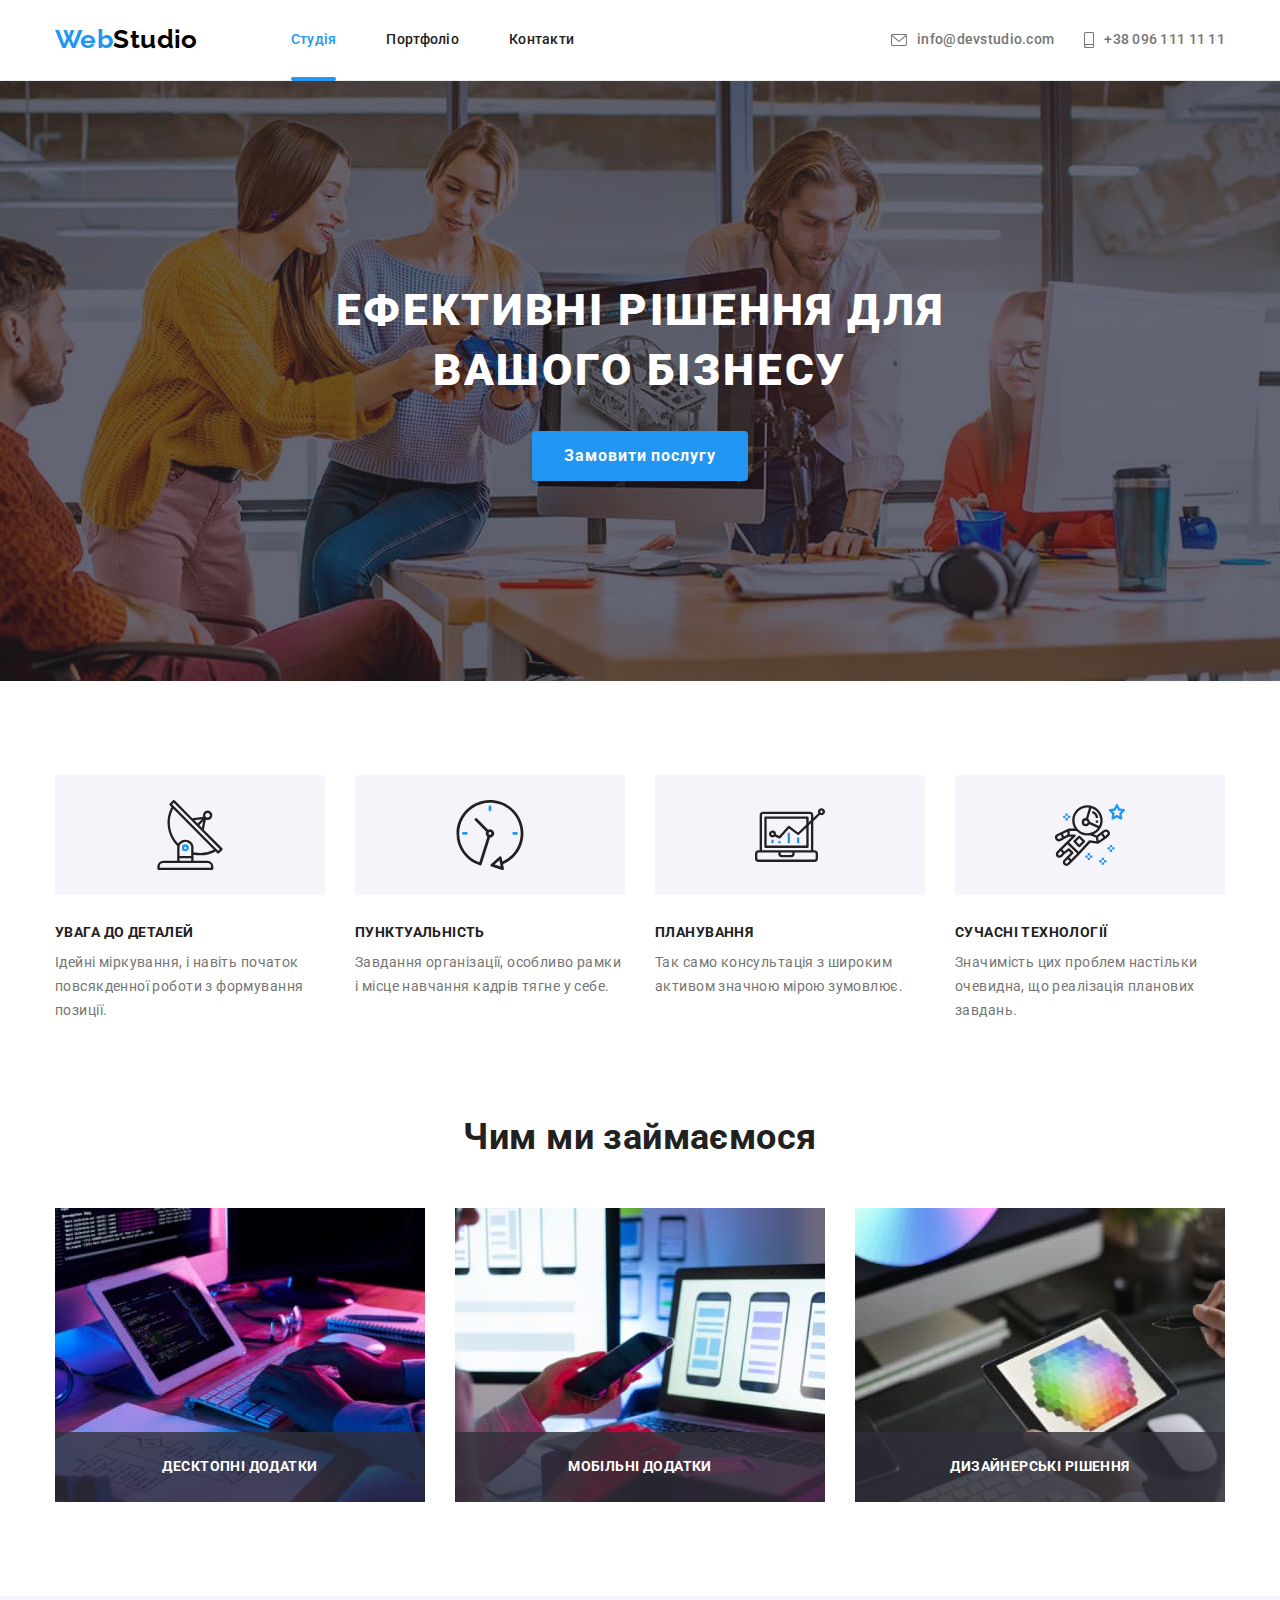
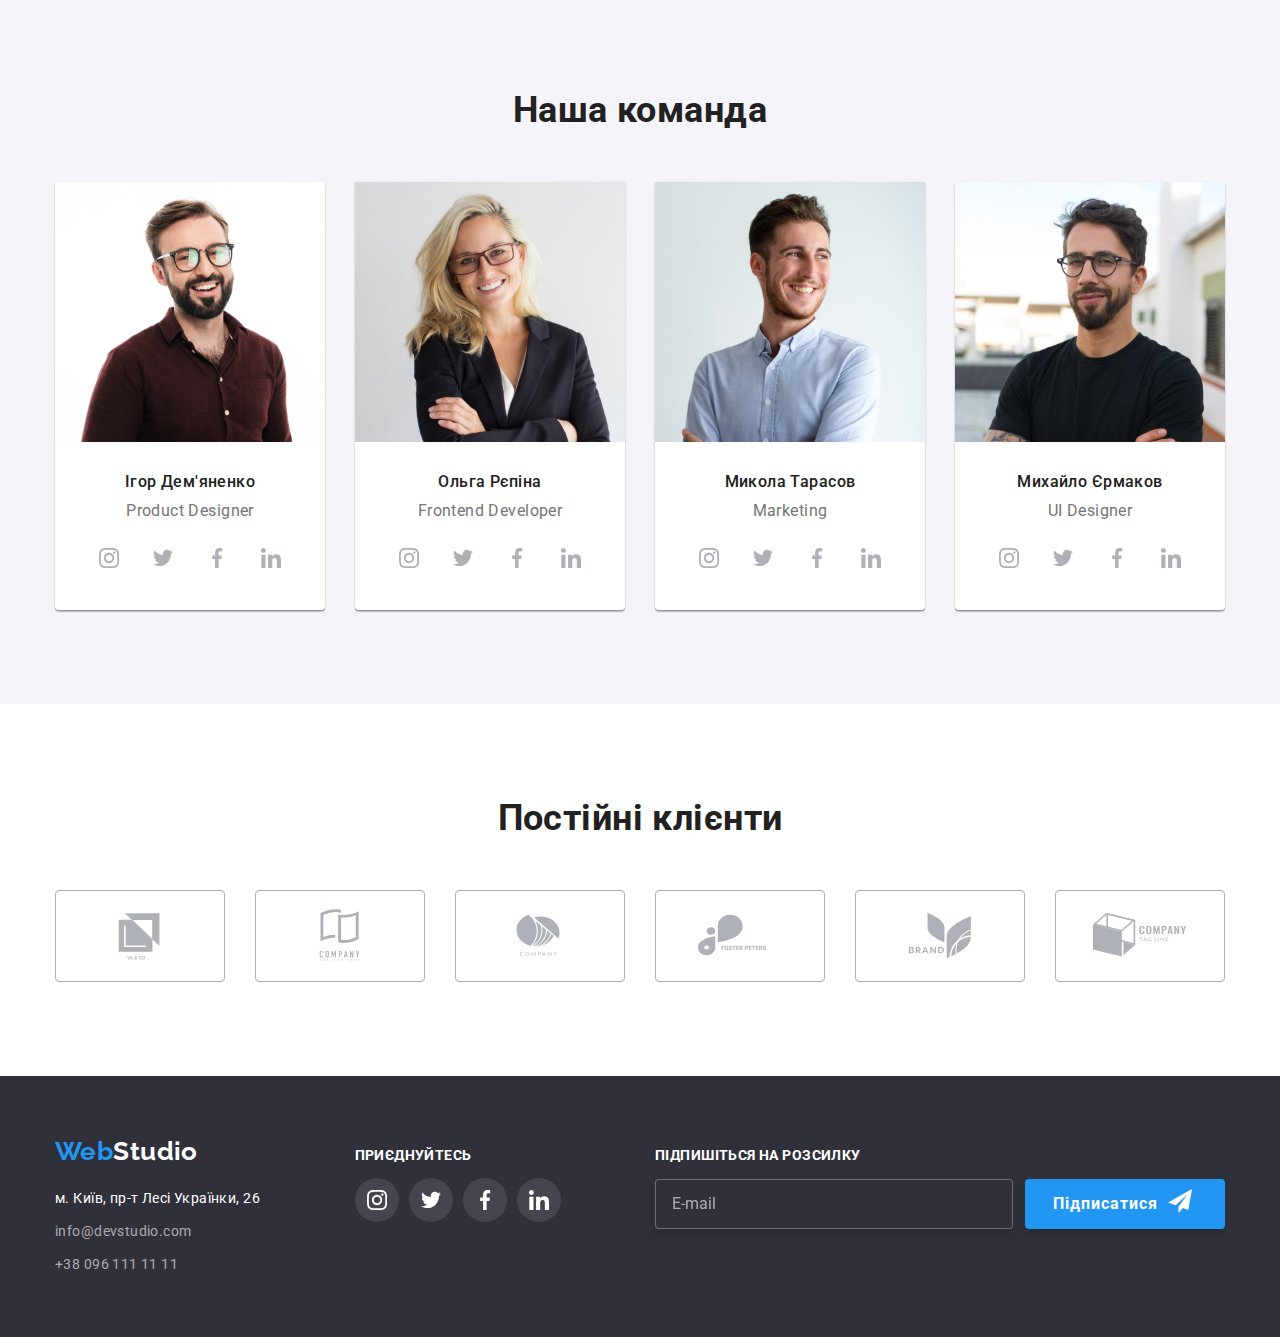
<file: index.html>
<!DOCTYPE html>
<html lang="uk">
  <head>
    <meta charset="UTF-8" />
    <meta http-equiv="X-UA-Compatible" content="IE=edge" />
    <meta name="viewport" content="width=device-width, initial-scale=1.0" />
    <title>WebStudio</title>
    <link rel="preconnect" href="https://fonts.googleapis.com" />
    <link rel="preconnect" href="https://fonts.gstatic.com" crossorigin />
    <link
      href="https://fonts.googleapis.com/css2?family=Raleway:wght@700&family=Roboto:wght@400;500;700;900&display=swap"
      rel="stylesheet"
    />
    <link
      rel="stylesheet"
      href="https://cdnjs.cloudflare.com/ajax/libs/modern-normalize/1.1.0/modern-normalize.min.css"
    />
   

    <link rel="stylesheet" href="./css/main.min.css">
  </head>

  <body>
    <!--Шапка сайту-->
    <header class="header">
      <div class="container header__container">
        <nav class="main-nav">
          <a href="" class="logo"
            >Web<span class="logo--black">Studio</span></a
          >
            <ul class="site-nav">
            <li class="site-nav__item">
              <a href="./index.html" class="site-nav__link site-nav__link--active">Студія</a>
            </li>
            <li class="site-nav__item">
              <a href="./portfolio.html" class="site-nav__link">Портфоліо</a>
            </li>
            <li class="site-nav__item"><a href="" class="site-nav__link">Контакти</a></li>
          </ul> 
    
        </nav>

        <ul class="contacts-header">
          <li class="contacts-header__item">
            <a href="mailto:info@devstudio.com" class="contacts-header__link mail">
              <svg class="contacts-header__icon" width="16" height="12">
                <use href="./images/symbol-defs.svg#icon-mail"></use>
              </svg>
              info@devstudio.com
            </a>
          </li>
          <li class="contacts-header__item">
            <a href="tel:+380961111111" class="contacts-header__link phone">
              <svg class="contacts-header__icon" width="10" height="16">
                <use href="./images/symbol-defs.svg#icon-smartphone"></use>
              </svg>
              +38 096 111 11 11</a
            >
          </li>
        </ul> 
        <button type="button" class="menu-open-btn " data-menu-open>
          <svg width="40" height="40">
            <use href="./images/symbol-defs.svg#icon-menu"
            ></use>
          </svg>
        </button>
      </div>
      <div class="mob-menu is-hidden " data-menu>
        
        <button type="button" class="menu-close-btn" data-menu-close>
          <svg width="40" height="40">
            <use href="./images/symbol-defs.svg#icon-close_menu"></use>
          </svg>
        </button>
        <div class="mob-menu-nav">
        <ul class="mob-menu__list">
          <li class="mob-menu__item">
            <a href="./index.html" class="mob-menu__link mob-menu__link--active">Студія</a>
          </li>
          <li class="mob-menu__item">
            <a href="./portfolio.html" class="mob-menu__link">Портфоліо</a>
          </li>
          <li class="mob-menu__item"><a href="" class="mob-menu__link">Контакти</a></li>
        </ul>
      </div>
        <div class="contacts-menu">
        <ul class="contacts-menu__list">
          <li class="contacts-menu__item">
            <a href="tel:+380961111111" class="contacts-tel__link">
             +38 096 111 11 11</a
            >
          </li>
          <li class="contacts-menu__item">
            <a href="mailto:info@devstudio.com" class="contacts-mail__link">
              
              info@devstudio.com
            </a>
          </li>
          
        </ul>
      

      <ul class="menu-social">
        <li class="menu-social__item">
          <a href="" class="menu-social__link">Instagram</a>
        </li>
        <li class="menu-social__item">
          <a href="" class="menu-social__link">Twitter</a>
        </li>
        <li class="menu-social__item">
          <a href="" class="menu-social__link">Facebook</a>
        </li>
        <li class="menu-social__item">
          <a href="" class="menu-social__link">LinkedIn</a>
        </li>
      </ul>
    </div>
      </div>
    </header>
    <!--Герой!-->

    <main>
      <section class="hero">
        <div class="container">
          <h1 class="hero__heading">Ефективні рішення для <br>  вашого бізнесу</h1>
          <button type="button" class="button hero__button" data-modal-open>
            Замовити послугу
          </button>
        </div>
      </section>

      <!--Особливості!-->
      <section class="section ">
        <div class="container">
          <h2 class="section__title section__title--visually-hidden">Особливості</h2>
          <ul class="features">
            <li class="features__item features__item--antena">
              <h3 class="features__title">УВАГА ДО ДЕТАЛЕЙ</h3>
              <p class="features__text">
                Ідейні міркування, і навіть початок повсякденної роботи з
                формування позиції.
              </p>
            </li>
            <li class="features__item features__item--clock">
              <h3 class="features__title">ПУНКТУАЛЬНІСТЬ</h3>
              <p class="features__text">
                Завдання організації, особливо рамки і місце навчання кадрів
                тягне у себе.
              </p>
            </li>
            <li class="features__item features__item--diagram">
              <h3 class="features__title">ПЛАНУВАННЯ</h3>
              <p class="features__text">
                Так само консультація з широким активом значною мірою зумовлює.
              </p>
            </li>
            <li class="features__item features__item--astronaut">
              <h3 class="features__title">СУЧАСНІ ТЕХНОЛОГІЇ</h3>
              <p class="features__text">
                Значимість цих проблем настільки очевидна, що реалізація
                планових завдань.
              </p>
            </li>
          </ul>
        </div>
      </section>

      <!--Чим ми займаємось!-->
       <section class="section section--no-padding">
        <div class="container">
          <h2 class="section__title">Чим ми займаємося</h2>
          <ul class="gallery">
            <li class="gallery__item">
              <div class="gallery__img">
                <img
                srcset="./images/laptop.jpg 1x,
                ./images/laptop2x.jpg 2x"
                  src="./images/laptop.jpg"
                  alt="фото ноутбука"
                  
                  width="370"
                  
                />
                <p class="gallery__label">Десктопні додатки</p>
              </div>
            </li>

            <li class="gallery__item">
              <div class="gallery__img">
                <img
                srcset="./images/phone.jpg 1x,
                ./images/phone2x.jpg 2x"
                  src="./images/phone.jpg"
                  alt="фото телефона"
                  width="370"
                
                />
                <p class="gallery__label">Мобільні додатки</p>
              </div>
            </li>

            <li class="gallery__item">
              <div class="gallery__img">
                <img
                srcset="./images/tablet.jpg 1x,
                ./images/tablet2x.jpg 2x"
                  src="./images/tablet.jpg"
                  alt="фото планшету"
                  width="370"
                  
                />
                <p class="gallery__label">Дизайнерські рішення</p>
              </div>
            </li>
          </ul>
        </div>
      </section>

      <!--Наша команда!-->
      <section class="section section__team">
        <div class="container">
          <h2 class="section__title">Наша команда</h2>
          <ul class="team-members">
            <li class="team-members__item">
              <picture>
             
                <source
                  srcset="
                  ./images/ihor.jpg   1x,
                  ./images/ihor2x.jpg 2x
                  "
                  media="(min-width: 1200px)"
                />
                <source
                  srcset="
                    ./images/ihor-tab1x.jpg   1x,
                    ./images/ihor-tab2x.jpg 2x
                  "
                  media="(min-width: 768px)"
                />
                <source
                  srcset="
                  ./images/ihor-mob1x.jpg 1x,
                ./images/ihor-mob2x.jpg 2x
                  "
                  media="(max-width: 767px)"
                />
                <img
                  src="./images/ihor.jpg"
                  alt="Фото продуктового дизайнера"
                  width="450"
                />
              </picture>
              <div class="member-description">
                <h3 class="member-description__title">Ігор Дем'яненко</h3>
                <p class="member-description__text">Product Designer</p>
                <ul class="member-soc-networks">
                  <li class="member-soc-networks__item">
                    <a class="member-soc-networks__link" href="">
                      <svg class="member-soc-networks__icon" width="20" height="20">
                        <use
                          href="./images/symbol-defs.svg#icon-instagram"
                        ></use>
                      </svg>
                    </a>
                  </li>
                  <li class="member-soc-networks__item">
                    <a class="member-soc-networks__link" href="">
                      <svg class="member-soc-networks__icon" width="20" height="20">
                        <use href="./images/symbol-defs.svg#icon-twitter"></use>
                      </svg>
                    </a>
                  </li>
                  <li class="member-soc-networks__item">
                    <a class="member-soc-networks__link" href="">
                      <svg class="member-soc-networks__icon" width="20" height="20">
                        <use
                          href="./images/symbol-defs.svg#icon-facebook"
                        ></use>
                      </svg>
                    </a>
                  </li>
                  <li class="member-soc-networks__item">
                    <a class="member-soc-networks__link" href="">
                      <svg class="member-soc-networks__icon" width="20" height="20">
                        <use
                          href="./images/symbol-defs.svg#icon-linkedin"
                        ></use>
                      </svg>
                    </a>
                  </li>
                </ul>
              </div>
            </li>
            <li class="team-members__item">
              <picture>
             
                <source
                  srcset="
                  ./images/olha.jpg   1x,
                  ./images/olha2x.jpg 2x
                  "
                  media="(min-width: 1200px)"
                />
                <source
                  srcset="
                    ./images/olha-tab1x.jpg   1x,
                    ./images/olha-tab2x.jpg 2x
                  "
                  media="(min-width: 768px)"
                />
                <source
                  srcset="
                  ./images/olha-mob1x.jpg 1x,
                ./images/olha-mob2x.jpg 2x
                  "
                  media="(max-width: 767px)"
                />
                <img
                  src="./images/olha.jpg"
                  alt="Фото продуктового дизайнера"
                  width="450"
                />
              </picture>
             
              <div class="member-description">
                <h3 class="member-description__title">Ольга Рєпіна</h3>
                <p class="member-description__text">Frontend Developer</p>
                <ul class="member-soc-networks">
                  <li class="member-soc-networks__item">
                    <a class="member-soc-networks__link" href="">
                      <svg class="member-soc-networks__icon" width="20" height="20">
                        <use
                          href="./images/symbol-defs.svg#icon-instagram"
                        ></use>
                      </svg>
                    </a>
                  </li>
                  <li class="member-soc-networks__item">
                    <a class="member-soc-networks__link" href="">
                      <svg class="member-soc-networks__icon" width="20" height="20">
                        <use href="./images/symbol-defs.svg#icon-twitter"></use>
                      </svg>
                    </a>
                  </li>
                  <li class="member-soc-networks__item">
                    <a class="member-soc-networks__link" href="">
                      <svg class="member-soc-networks__icon" width="20" height="20">
                        <use
                          href="./images/symbol-defs.svg#icon-facebook"
                        ></use>
                      </svg>
                    </a>
                  </li>
                  <li class="member-soc-networks__item">
                    <a class="member-soc-networks__link" href="">
                      <svg class="member-soc-networks__icon" width="20" height="20">
                        <use
                          href="./images/symbol-defs.svg#icon-linkedin"
                        ></use>
                      </svg>
                    </a>
                  </li>
                </ul>
              </div>
            </li>
            <li class="team-members__item">
              <picture>
             
                <source
                  srcset="
                  ./images/mykola.jpg   1x,
                  ./images/mykola2x.jpg 2x
                  "
                  media="(min-width: 1200px)"
                />
                <source
                  srcset="
                    ./images/mykola-tab1x.jpg   1x,
                    ./images/mykola-tab2x.jpg 2x
                  "
                  media="(min-width: 768px)"
                />
                <source
                  srcset="
                  ./images/mykola-mob1x.jpg 1x,
                ./images/mykola-mob2x.jpg 2x
                  "
                  media="(max-width: 767px)"
                />
                <img
                  src="./images/mykola.jpg"
                  alt="Фото продуктового дизайнера"
                  width="450"
                />
              </picture>
              
              <div class="member-description">
                <h3 class="member-description__title">Микола Тарасов</h3>
                <p class="member-description__text">Marketing</p>
                <ul class="member-soc-networks">
                  <li class="member-soc-networks__item">
                    <a class="member-soc-networks__link" href="">
                      <svg class="member-soc-networks__icon" width="20" height="20">
                        <use
                          href="./images/symbol-defs.svg#icon-instagram"
                        ></use>
                      </svg>
                    </a>
                  </li>
                  <li class="member-soc-networks__item">
                    <a class="member-soc-networks__link" href="">
                      <svg class="member-soc-networks__icon" width="20" height="20">
                        <use href="./images/symbol-defs.svg#icon-twitter"></use>
                      </svg>
                    </a>
                  </li>
                  <li class="member-soc-networks__item">
                    <a class="member-soc-networks__link" href="">
                      <svg class="member-soc-networks__icon" width="20" height="20">
                        <use
                          href="./images/symbol-defs.svg#icon-facebook"
                        ></use>
                      </svg>
                    </a>
                  </li>
                  <li class="member-soc-networks__item">
                    <a class="member-soc-networks__link" href="">
                      <svg class="member-soc-networks__icon" width="20" height="20">
                        <use
                          href="./images/symbol-defs.svg#icon-linkedin"
                        ></use>
                      </svg>
                    </a>
                  </li>
                </ul>
              </div>
            </li>
            <li class="team-members__item">
              <picture>
             
                <source
                  srcset="
                  ./images/mykhailo.jpg   1x,
                  ./images/mykhailo2x.jpg 2x
                  "
                  media="(min-width: 1200px)"
                />
                <source
                  srcset="
                    ./images/mykhailo-tab1x.jpg   1x,
                    ./images/mykhailo-tab2x.jpg 2x
                  "
                  media="(min-width: 768px)"
                />
                <source
                  srcset="
                  ./images/mykhailo-mob1x.jpg 1x,
                ./images/mykhailo-mob2x.jpg 2x
                  "
                  media="(max-width: 767px)"
                />
                <img
                  src="./images/mykhailo.jpg"
                  alt="Фото продуктового дизайнера"
                  width="450"
                />
              </picture>
             
              <div class="member-description">
                <h3 class="member-description__title">Михайло Єрмаков</h3>
                <p class="member-description__text">UI Designer</p>
                <ul class="member-soc-networks">
                  <li class="member-soc-networks__item">
                    <a class="member-soc-networks__link" href="">
                      <svg class="member-soc-networks__icon" width="20" height="20">
                        <use
                          href="./images/symbol-defs.svg#icon-instagram"
                        ></use>
                      </svg>
                    </a>
                  </li>
                  <li class="member-soc-networks__item">
                    <a class="member-soc-networks__link" href="">
                      <svg class="member-soc-networks__icon" width="20" height="20">
                        <use href="./images/symbol-defs.svg#icon-twitter"></use>
                      </svg>
                    </a>
                  </li>
                  <li class="member-soc-networks__item">
                    <a class="member-soc-networks__link" href="">
                      <svg class="member-soc-networks__icon" width="20" height="20">
                        <use
                          href="./images/symbol-defs.svg#icon-facebook"
                        ></use>
                      </svg>
                    </a>
                  </li>
                  <li class="member-soc-networks__item">
                    <a class="member-soc-networks__link" href="">
                      <svg class="member-soc-networks__icon" width="20" height="20">
                        <use
                          href="./images/symbol-defs.svg#icon-linkedin"
                        ></use>
                      </svg>
                    </a>
                  </li>
                </ul>
              </div>
            </li>
          </ul>
        </div>
      </section> 
      <section class="section">
        <div class="container">
        <h2 class="section__title">Постійні клієнти</h2>
        <ul class="clients">
          <li class="clients__item">
            <a class="clients__link" href="">
              <svg class="clients__icon" width="106" height="60">
                <use href="./images/symbol-defs.svg#icon-Logo"></use>
              </svg>
            </a>
          </li>
          <li class="clients__item">
            <a class="clients__link" href="">
              <svg class="clients__icon" width="106" height="60">
                <use href="./images/symbol-defs.svg#icon-Logo1"></use>
              </svg>
            </a>
          </li>
          <li class="clients__item">
            <a class="clients__link" href="">
              <svg class="clients__icon" width="106" height="60">
                <use href="./images/symbol-defs.svg#icon-Logo2"></use>
              </svg>
            </a>
          </li>
          <li class="clients__item">
            <a class="clients__link" href="">
              <svg class="clients__icon" width="106" height="60">
                <use href="./images/symbol-defs.svg#icon-Logo3"></use>
              </svg>
            </a>
          </li>
          <li class="clients__item">
            <a class="clients__link" href="">
              <svg class="clients__icon" width="106" height="60">
                <use href="./images/symbol-defs.svg#icon-Logo4"></use>
              </svg>
            </a>
          </li>
          <li class="clients__item">
            <a class="clients__link" href="">
              <svg class="clients__icon" width="106" height="60">
                <use href="./images/symbol-defs.svg#icon-Logo5"></use>
              </svg>
            </a>
          </li>
        </ul>
      </div>
      </section> 
    </main>

    <!--Футер-->
     <footer class="footer">
      <div class="container container__footer">
        <div class="footer-adress">
          <a href="" class="logo"
            >Web<span class="logo--white">Studio</span></a
          >
          <address>
            <ul class="contacts-footer">
              <li class="contacts-footer__item">
                <a
                  href="https://www.google.pl/maps/place/%D0%B1%D1%83%D0%BB.+%D0%9B%D0%B5%D1%81%D0%B8+%D0%A3%D0%BA%D1%80%D0%B0%D0%B8%D0%BD%D0%BA%D0%B8,+26,+%D0%9A%D0%B8%D0%B5%D0%B2,+%D0%A3%D0%BA%D1%80%D0%B0%D0%B8%D0%BD%D0%B0,+02000/@50.4265841,30.5361971,17z/data=!3m1!4b1!4m5!3m4!1s0x40d4cf0e033ecbe9:0x57a4dffefec77da0!8m2!3d50.4265807!4d30.5383859?hl=ru&authuser=0"
                  target="_blank"
                  rel="noreferrer noopener"
                  class="contacts-footer__adress"
                  >м. Київ, пр-т Лесі Українки, 26</a
                >
              </li>

              <li class="contacts-footer__item">
                <a href="mailto:info@devstudio.com" class="contacts-footer__link"
                  >info@devstudio.com</a
                >
              </li>
              <li class="contacts-footer__item">
                <a href="tel:+380961111111" class="contacts-footer__link">+38 096 111 11 11</a>
              </li>
            </ul>
          </address>
        </div>
        <div class="footer-networks">
          <p class="footer-networks__title">Приєднуйтесь</p>
          <ul class="footer-networks__list">
            <li class="footer-networks__item">
              <a class="footer-networks__link" href="">
                <svg class="foor\ter-networks__icon" width="20" height="20">
                  <use href="./images/symbol-defs.svg#icon-instagram"></use>
                </svg>
              </a>
            </li>
            <li class="footer-networks__item">
              <a class="footer-networks__link" href="">
                <svg class="footer-soc-icon" width="20" height="20">
                  <use href="./images/symbol-defs.svg#icon-twitter"></use>
                </svg>
              </a>
            </li>
            <li class="footer-networks__item">
              <a class="footer-networks__link" href="">
                <svg class="footer-soc-icon" width="20" height="20">
                  <use href="./images/symbol-defs.svg#icon-facebook"></use>
                </svg>
              </a>
            </li>
            <li class="footer-networks__item">
              <a class="footer-networks__link" href="">
                <svg class="footer-soc-icon" width="20" height="20">
                  <use href="./images/symbol-defs.svg#icon-linkedin"></use>
                </svg>
              </a>
            </li>
          </ul>
        </div>
        <div class="footer-subscribtion">
          <p class="footer-subscribtion__title">Підпишіться на розсилку</p>
          <form class="footer-subscribtion__form">
            <label>
              <input
                class="footer-subscribtion__input"
                type="email"
                name="sub-mail"
                placeholder="E-mail"
              />
            </label>

            <button class="button button__subscribition" type="submit">
              Підписатися
              <svg class="button__icon" width="24" height="24">
                <use href="./images/symbol-defs.svg#icon-send"></use>
              </svg>
            </button>
          </form>
        </div>
      </div>
    </footer>
     <div class="backdrop is-hidden" data-modal>
      <div class="modal">
        
        <p class="form-title">Залиште свої дані, ми вам передзвонимо</p>
        <form class="modal-form">
          <div class="form-field" >
          <label class="form-label" for="name" >Ім'я</label>
          <div class="modal-input-wrap">
          <input class="form-input" type="text" name="name" id="name">
          <svg class="modal-form-icon" width="18" height="18">
            <use href="./images/symbol-defs.svg#icon-person-black"></use>
          </svg>
        </div>
        </div>

        <div class="form-field">
        <label class="form-label" for="tel">Телефон </label>
        <div class="modal-input-wrap">
          <input class="form-input" type="tel" name="tel" id="tel"> 
          <svg class="modal-form-icon" width="18" height="18">
            <use href="./images/symbol-defs.svg#icon-phone-black"></use>
          </svg>
        </div>
       </div>
       <div class="form-field">
        <label class="form-label" for="mail"> Пошта</label>
        <div class="modal-input-wrap">
          <input class="form-input" type="email" name="mail" id="mail">
          <svg class="modal-form-icon" width="18" height="18">
            <use href="./images/symbol-defs.svg#icon-email-black"></use>
          </svg>
        </div>
        </div>

        <div class="form-field comment" >
           
          <label class="form-label comment" for="comment">Коментар </label>
          <textarea
            class="form-comment"
            name="comment"
            placeholder="Введіть текст"
            id="comment"
          ></textarea>
       </div>

       <label class="checkbox-label">
        <input class="checkbox-input" type="checkbox" name="checkbox" />
        <span class="check-icon"></span>
        <span class="text-checkbox">Погоджуюся з розсилкою та приймаю</span>
        <a class="link-checkbox" href="">Умови договору</a>
      </label>

      <button class="button form-btn" type="submit">Відправити</button>
        </form>

        <div>
          <button type="button" class="modal-button" data-modal-close>
            <svg class="modal-icon" width="18" height="18">
              <use href="./images/symbol-defs.svg#icon-close"></use>
            </svg>
          </button>
        </div>
      </div>
    </div> 
    <script src="./js/modal.js"></script>
    <script src="./js/menu.js"></script>
  </body>
</html>
</file>
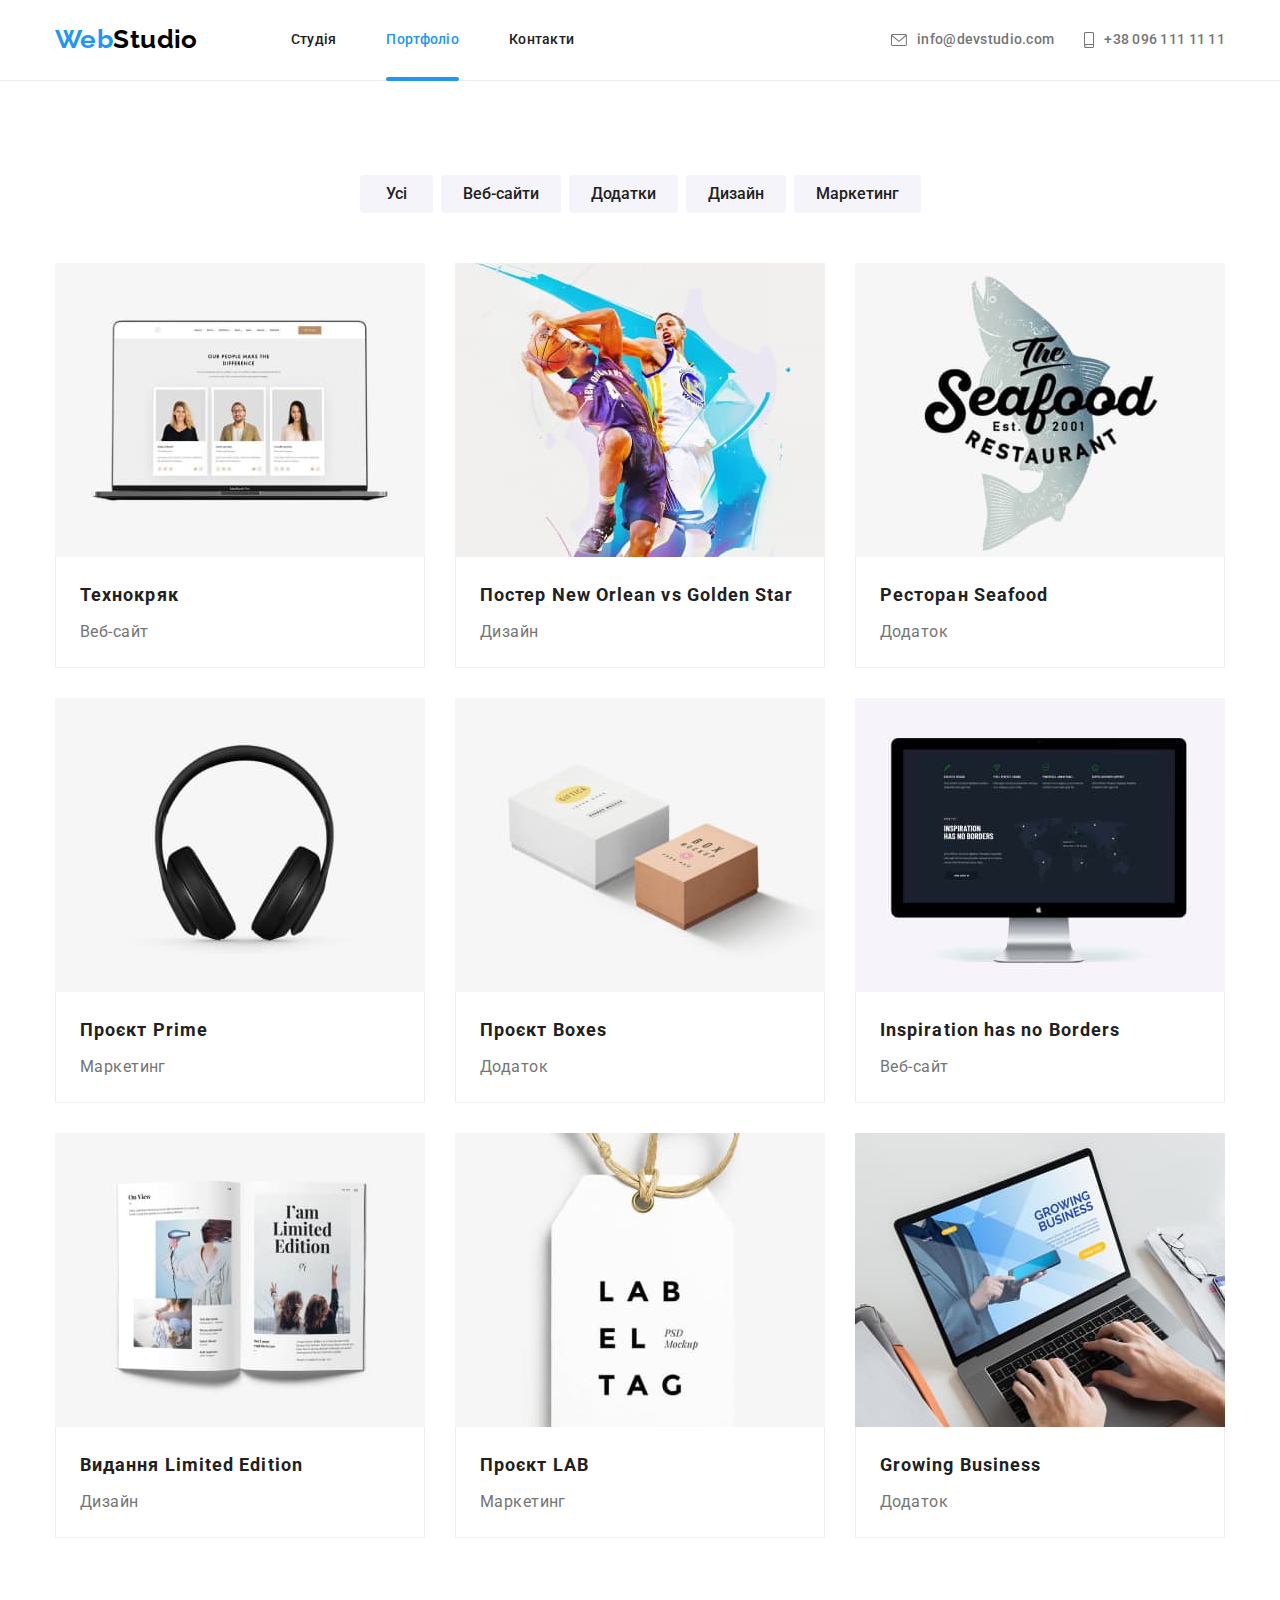
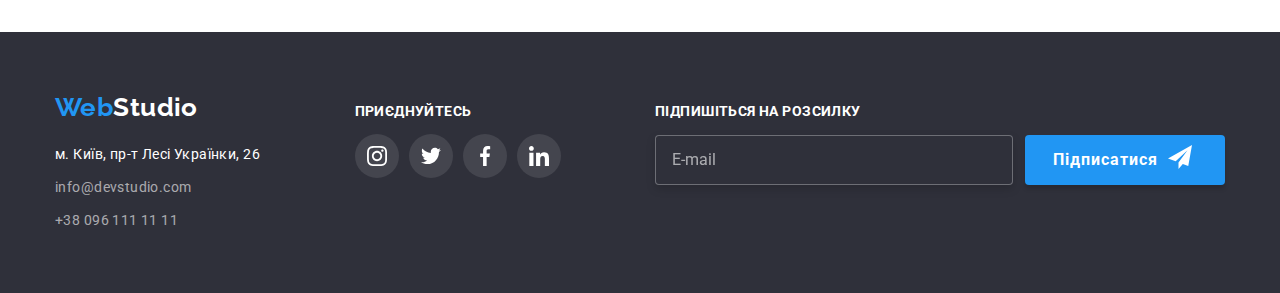
<file: portfolio.html>
<!DOCTYPE html>
<html lang="uk">
  <head>
    <meta charset="UTF-8" />
    <meta http-equiv="X-UA-Compatible" content="IE=edge" />
    <meta name="viewport" content="width=device-width, initial-scale=1.0" />
    <title>Portfolio</title>
    <link rel="preconnect" href="https://fonts.googleapis.com" />
    <link rel="preconnect" href="https://fonts.gstatic.com" crossorigin />
    <link
      href="https://fonts.googleapis.com/css2?family=Raleway:wght@700&family=Roboto:wght@400;500;700;900&display=swap"
      rel="stylesheet"
    />
    <link
      rel="stylesheet"
      href="https://cdnjs.cloudflare.com/ajax/libs/modern-normalize/1.1.0/modern-normalize.min.css"
    />
    
    <link rel="stylesheet" href="./css/main.min.css">
  </head>

  <body>
    <!--Шапка сайту-->
    <header class="header">
      <div class="container header__container">
        <nav class="main-nav">
          <a href="" class="logo"
            >Web<span class="logo--black">Studio</span></a
          >
          <ul class="site-nav">
            <li class="site-nav__item">
              <a href="./index.html" class="site-nav__link ">Студія</a>
            </li>
            <li class="site-nav__item">
              <a href="./portfolio.html" class="site-nav__link site-nav__link--active" >Портфоліо</a>
            </li>
            <li class="site-nav__item"><a href="" class="site-nav__link">Контакти</a></li>
          </ul>
        </nav>

        <ul class="contacts-header">
          <li class="contacts-header__item">
            <a href="mailto:info@devstudio.com" class="contacts-header__link">
              <svg class="contacts-header__icon" width="16" height="12">
                <use href="./images/symbol-defs.svg#icon-mail"></use>
              </svg>
              info@devstudio.com
            </a>
          </li>
          <li class="contacts-header__item">
            <a href="tel:+380961111111" class="contacts-header__link">
              <svg class="contacts-header__icon" width="10" height="16">
                <use href="./images/symbol-defs.svg#icon-smartphone"></use>
              </svg>
              +38 096 111 11 11</a
            >
          </li>
        </ul>
      </div>
    </header>
    <main>
      <section class="section">
        <div class="container">
          <h1 class="section__title--visually-hidden">Портфоліо</h1>

          <ul class="button-list">
            <li class="item"><button type="button" class="btn">Усі</button></li>
            <li class="item">
              <button type="button" class="btn">Веб-сайти</button>
            </li>
            <li class="item">
              <button type="button" class="btn">Додатки</button>
            </li>
            <li class="item">
              <button type="button" class="btn">Дизайн</button>
            </li>
            <li class="item">
              <button type="button" class="btn">Маркетинг</button>
            </li>
          </ul>

          <!--Проекти-->

          <ul class="project-list">
            <li class="item">
              <a href="" class="link">
                <div class="overlay">
                  <img
                    src="./images/img1.jpg"
                    alt="project"
                    width="370"
                    height="294"
                  />
                  <p class="overlay-text">
                    Ресурс пропонує комплексні пропозиції з різним рівнем
                    функціоналу та сервісів. Все це дозволить відвідувачу
                    отримати вичерпні відомості про компанію чи приватну особу.
                  </p>
                </div>
                <div class="card-part">
                  <h2 class="title">Технокряк</h2>
                  <p class="text">Веб-сайт</p>
                </div>
              </a>
            </li>

            <li class="item">
              <a href="" class="link">
                <div class="overlay">
                  <img
                    src="./images/img2.jpg"
                    alt="project"
                    width="370"
                    height="294"
                  />
                  <p class="overlay-text">
                    Ресурс пропонує комплексні пропозиції з різним рівнем
                    функціоналу та сервісів. Все це дозволить відвідувачу
                    отримати вичерпні відомості про компанію чи приватну особу.
                  </p>
                </div>
                <div class="card-part">
                  <h2 class="title">
                    Постер <span lang="en"> New Orlean vs Golden Star</span>
                  </h2>
                  <p class="text">Дизайн</p>
                </div>
              </a>
            </li>
            <li class="item">
              <a href="" class="link">
                <div class="overlay">
                  <img
                    src="./images/img3.jpg"
                    alt="project"
                    width="370"
                    height="294"
                  />
                  <p class="overlay-text">
                    Ресурс пропонує комплексні пропозиції з різним рівнем
                    функціоналу та сервісів. Все це дозволить відвідувачу
                    отримати вичерпні відомості про компанію чи приватну особу.
                  </p>
                </div>
                <div class="card-part">
                  <h2 class="title">Ресторан <span lang="en">Seafood</span></h2>
                  <p class="text">Додаток</p>
                </div>
              </a>
            </li>
            <li class="item">
              <a href="" class="link">
                <div class="overlay">
                  <img
                    src="./images/img4.jpg"
                    alt="project"
                    width="370"
                    height="294"
                  />
                  <p class="overlay-text">
                    Ресурс пропонує комплексні пропозиції з різним рівнем
                    функціоналу та сервісів. Все це дозволить відвідувачу
                    отримати вичерпні відомості про компанію чи приватну особу.
                  </p>
                </div>
                <div class="card-part">
                  <h2 class="title">Проєкт <span lang="en">Prime</span></h2>
                  <p class="text">Маркетинг</p>
                </div></a
              >
            </li>
            <li class="item">
              <a href="" class="link">
                <div class="overlay">
                  <img
                    src="./images/img5.jpg"
                    alt="project"
                    width="370"
                    height="294"
                  />
                  <p class="overlay-text">
                    Ресурс пропонує комплексні пропозиції з різним рівнем
                    функціоналу та сервісів. Все це дозволить відвідувачу
                    отримати вичерпні відомості про компанію чи приватну особу.
                  </p>
                </div>
                <div class="card-part">
                  <h2 class="title">Проєкт <span lang="en">Boxes</span></h2>
                  <p class="text">Додаток</p>
                </div>
              </a>
            </li>
            <li class="item">
              <a href="" class="link">
                <div class="overlay">
                  <img
                    src="./images/img6.jpg"
                    alt="project"
                    width="370"
                    height="294"
                  />
                  <p class="overlay-text">
                    Ресурс пропонує комплексні пропозиції з різним рівнем
                    функціоналу та сервісів. Все це дозволить відвідувачу
                    отримати вичерпні відомості про компанію чи приватну особу.
                  </p>
                </div>
                <div class="card-part">
                  <h2 class="title">
                    <span lang="en">Inspiration has no Borders</span>
                  </h2>
                  <p class="text">Веб-сайт</p>
                </div>
              </a>
            </li>

            <li class="item">
              <a href="" class="link">
                <div class="overlay">
                  <img
                    src="./images/img7.jpg"
                    alt="project"
                    width="370"
                    height="294"
                  />
                  <p class="overlay-text">
                    Ресурс пропонує комплексні пропозиції з різним рівнем
                    функціоналу та сервісів. Все це дозволить відвідувачу
                    отримати вичерпні відомості про компанію чи приватну особу.
                  </p>
                </div>
                <div class="card-part">
                  <h2 class="title">
                    Видання <span lang="en">Limited Edition</span>
                  </h2>
                  <p class="text">Дизайн</p>
                </div>
              </a>
            </li>
            <li class="item">
              <a href="" class="link">
                <div class="overlay">
                  <img
                    src="./images/img8.jpg"
                    alt="project"
                    width="370"
                    height="294"
                  />
                  <p class="overlay-text">
                    Ресурс пропонує комплексні пропозиції з різним рівнем
                    функціоналу та сервісів. Все це дозволить відвідувачу
                    отримати вичерпні відомості про компанію чи приватну особу.
                  </p>
                </div>
                <div class="card-part">
                  <h2 class="title">Проєкт LAB</h2>
                  <p class="text">Маркетинг</p>
                </div>
              </a>
            </li>
            <li class="item">
              <a href="" class="link">
                <div class="overlay">
                  <img
                    src="./images/img9.jpg"
                    alt="project"
                    width="370"
                    height="294"
                  />
                  <p class="overlay-text">
                    Ресурс пропонує комплексні пропозиції з різним рівнем
                    функціоналу та сервісів. Все це дозволить відвідувачу
                    отримати вичерпні відомості про компанію чи приватну особу.
                  </p>
                </div>
                <div class="card-part">
                  <h2 class="title"><span lang="en">Growing Business</span></h2>
                  <p class="text">Додаток</p>
                </div>
              </a>
            </li>
          </ul>
        </div>
      </section>
    </main>

    <!--Футер-->
    <footer class="footer">
      <div class="container container__footer">
        <div class="footer-adress">
          <a href="" class="logo"
            >Web<span class="logo--white">Studio</span></a
          >
          <address>
            <ul class="contacts-footer">
              <li class="contacts-footer__item">
                <a
                  href="https://www.google.pl/maps/place/%D0%B1%D1%83%D0%BB.+%D0%9B%D0%B5%D1%81%D0%B8+%D0%A3%D0%BA%D1%80%D0%B0%D0%B8%D0%BD%D0%BA%D0%B8,+26,+%D0%9A%D0%B8%D0%B5%D0%B2,+%D0%A3%D0%BA%D1%80%D0%B0%D0%B8%D0%BD%D0%B0,+02000/@50.4265841,30.5361971,17z/data=!3m1!4b1!4m5!3m4!1s0x40d4cf0e033ecbe9:0x57a4dffefec77da0!8m2!3d50.4265807!4d30.5383859?hl=ru&authuser=0"
                  target="_blank"
                  rel="noreferrer noopener"
                  class="contacts-footer__adress"
                  >м. Київ, пр-т Лесі Українки, 26</a
                >
              </li>

              <li class="contacts-footer__item">
                <a href="mailto:info@devstudio.com" class="contacts-footer__link"
                  >info@devstudio.com</a
                >
              </li>
              <li class="contacts-footer__item">
                <a href="tel:+380961111111" class="contacts-footer__link">+38 096 111 11 11</a>
              </li>
            </ul>
          </address>
        </div>
        <div class="footer-networks">
          <p class="footer-networks__title">Приєднуйтесь</p>
          <ul class="footer-networks__list">
            <li class="footer-networks__item">
              <a class="footer-networks__link" href="">
                <svg class="foor\ter-networks__icon" width="20" height="20">
                  <use href="./images/symbol-defs.svg#icon-instagram"></use>
                </svg>
              </a>
            </li>
            <li class="footer-networks__item">
              <a class="footer-networks__link" href="">
                <svg class="footer-soc-icon" width="20" height="20">
                  <use href="./images/symbol-defs.svg#icon-twitter"></use>
                </svg>
              </a>
            </li>
            <li class="footer-networks__item">
              <a class="footer-networks__link" href="">
                <svg class="footer-soc-icon" width="20" height="20">
                  <use href="./images/symbol-defs.svg#icon-facebook"></use>
                </svg>
              </a>
            </li>
            <li class="footer-networks__item">
              <a class="footer-networks__link" href="">
                <svg class="footer-soc-icon" width="20" height="20">
                  <use href="./images/symbol-defs.svg#icon-linkedin"></use>
                </svg>
              </a>
            </li>
          </ul>
        </div>
        <div class="footer-subscribtion">
          <p class="footer-subscribtion__title">Підпишіться на розсилку</p>
          <form class="footer-subscribtion__form">
            <label>
              <input
                class="footer-subscribtion__input"
                type="email"
                name="sub-mail"
                placeholder="E-mail"
              />
            </label>

            <button class="button button__subscribition" type="submit">
              Підписатися
              <svg class="button__icon" width="24" height="24">
                <use href="./images/symbol-defs.svg#icon-send"></use>
              </svg>
            </button>
          </form>
        </div>
      </div>
    </footer>
  </body>
</html>
</file>
<file: css/main.min.css>
:root{--primary-text-color: #212121;--title-text-color: #757575;--accent-color: #2196f3;--primary-white-color: #ffffff;--secondary-background-color: #f5f4fa;--footer-background-color: #2f303a;--logo-black-part: #000000;--header-line: #ececec;--project-border: #eeeeee;--social-icon: #afb1b8;--btn-color-hover: #188ce8}h1,h2,h3,p{margin:0}ul{margin:0;padding-left:0;list-style:none}img{display:block;max-width:100%;height:auto}html{box-sizing:border-box}address{margin-top:20px}body{background-color:var(--primary-white-color);color:var(--primary-text-color);font-size:14px;font-family:"Roboto",sans-serif;letter-spacing:.03em}*,*::before *::after{box-sizing:inherit}.container{width:100%;margin:0 auto;padding:0 15px}@media screen and (min-width: 768px){.container{width:768px}}@media screen and (min-width: 1200px){.container{width:1200px}}.section{padding-top:60px;padding-bottom:60px}@media screen and (min-width: 1200px){.section{padding-top:94px;padding-bottom:94px}}.section__title{margin-top:0;text-align:center;font-weight:700;margin-bottom:30px;font-size:28px;line-height:1.17}@media screen and (min-width: 1200px){.section__title{margin-bottom:50px;font-size:36px;line-height:1.16}}.section__title--visually-hidden{position:absolute;white-space:nowrap;width:1px;height:1px;overflow:hidden;border:0;padding:0;clip:rect(0 0 0 0);-webkit-clip-path:inset(50%);clip-path:inset(50%);margin:-1px}.button{display:flex;cursor:pointer;font-family:inherit;color:var(--primary-white-color);background-color:var(--accent-color);box-shadow:0px 4px 4px rgba(0,0,0,.15);font-weight:700;font-size:16px;line-height:1.88;text-align:center;letter-spacing:.06em;border-radius:4px;border:1px rgba(0,0,0,0);transition:background-color 250ms cubic-bezier(0.4, 0, 0.2, 1),box-shadow 250ms cubic-bezier(0.4, 0, 0.2, 1)}.button:hover,.button:focus{background-color:var(--btn-color-hover);box-shadow:0px 4px 4px rgba(0,0,0,.15)}.header{border-bottom:1px solid var(--header-line)}.header__container{display:flex;align-items:center;padding-top:16px;padding-bottom:16px}@media screen and (min-width: 768px){.header__container{padding-top:0;padding-bottom:0}}.logo{display:block;color:var(--accent-color);font-family:"Raleway",sans-serif;font-weight:700;font-size:24px;line-height:1.16;text-decoration:none}.logo--black{color:var(--logo-black-part)}.logo--white{color:var(--primary-white-color)}@media screen and (min-width: 1200px){.logo{font-size:26px;line-height:1.2}}.main-nav{display:flex;align-items:center}.site-nav{display:none}@media screen and (min-width: 768px){.site-nav{display:flex;margin-left:87px;align-items:center;gap:50px}}@media screen and (min-width: 1200px){.site-nav{display:flex;margin-left:93px;align-items:center;gap:50px}}.site-nav__link{display:block;padding-top:32px;padding-bottom:32px;color:var(--primary-text-color);font-weight:500;line-height:1.14;letter-spacing:.02em;text-decoration:none;transition:color 250ms cubic-bezier(0.4, 0, 0.2, 1)}.site-nav__link:hover,.site-nav__link:focus{color:var(--accent-color)}.site-nav__link--active{color:var(--accent-color);position:relative}.site-nav__link--active::after{content:" ";position:absolute;display:block;width:100%;height:4px;bottom:-1px;left:0;background:var(--accent-color);border-radius:2px;display:flex}.contacts-header{display:none}@media screen and (min-width: 768px){.contacts-header{display:flex;flex-direction:column;align-items:flex-start;gap:10px;list-style:none;margin-left:auto;text-align:right}}@media screen and (min-width: 1200px){.contacts-header{display:flex;flex-direction:row;align-items:center;gap:30px;list-style:none;margin-left:auto}}.contacts-header__link{display:flex;align-items:center;color:var(--title-text-color);font-weight:500;font-size:12px;line-height:1.16;letter-spacing:.02em;text-decoration:none;transition:color 250ms cubic-bezier(0.4, 0, 0.2, 1)}.contacts-header__link:hover,.contacts-header__link:focus{color:var(--accent-color)}@media screen and (min-width: 1200px){.contacts-header__link{font-size:14px;line-height:1.14}}.contacts-header__icon{fill:currentColor;margin-right:8px;margin-bottom:0}@media screen and (min-width: 1200px){.contacts-header__icon{margin-right:10px}}@media screen and (min-width: 768px){.contacts-header__link.mail{padding-top:20px;padding-bottom:0}}@media screen and (min-width: 1200px){.contacts-header__link.mail{padding-top:32px;padding-bottom:32px}}@media screen and (min-width: 768px){.contacts-header__link.phone{padding-bottom:20px;padding-top:0}}@media screen and (min-width: 1200px){.contacts-header__link.phone{padding-top:32px;padding-bottom:32px}}.menu-open-btn{display:flex;margin-left:auto;background-color:rgba(0,0,0,0);border:none}@media screen and (min-width: 768px){.menu-open-btn{display:none}}@media screen and (min-width: 1200px){.menu-open-btn{display:none}}.mob-menu{position:fixed;top:0;display:flex;flex-direction:column;justify-content:space-between;background-color:#fff;width:100vw;height:100vh;padding-top:48px;padding-bottom:48px;padding-left:40px;padding-right:40px;z-index:1}.menu-close-btn{display:flex;position:absolute;color:var(--primary-text-color);background-color:rgba(0,0,0,0);top:10px;right:15px;border:none;align-items:center;justify-content:center;cursor:pointer;transition:fill 250ms cubic-bezier(0.4, 0, 0.2, 1)}.menu-close-btn:hover,.menu-close-btn:focus{fill:var(--accent-color)}.mob-menu__list{display:flex;flex-direction:column;gap:32px}.mob-menu__link{display:block;font-size:40px;line-height:1.17;letter-spacing:.02em;color:var(--primary-text-color);font-weight:500;letter-spacing:.02em;text-decoration:none;transition:color 250ms cubic-bezier(0.4, 0, 0.2, 1)}.mob-menu__link:hover,.mob-menu__link:focus{color:var(--accent-color)}.contacts-menu__list{display:flex;flex-direction:column;gap:32px;margin-bottom:64px}.contacts-tel__link{font-weight:500;font-size:34px;line-height:1.18;letter-spacing:.02em;color:var(--accent-color);text-decoration:none}.contacts-mail__link{font-weight:500;font-size:24px;line-height:1.16;letter-spacing:.02em;color:var(--title-text-color);text-decoration:none}.menu-social{display:flex;flex-wrap:wrap;align-items:center;list-style:none}.menu-social__item{padding:0 10px;border-right:1px solid var(--title-text-color)}.menu-social__item:last-child{border-right:none}.menu-social__item:first-child{padding-left:0}.menu-social__link{display:flex;align-items:center;color:var(--accent-color);font-weight:500;line-height:1.14;letter-spacing:.02em;text-decoration:none;transition:color 250ms cubic-bezier(0.4, 0, 0.2, 1)}.hero{background-color:var(--footer-background-color);text-align:center;background-repeat:no-repeat;background-position:center;background-size:cover;padding-top:118px;padding-bottom:118px;background-image:linear-gradient(rgba(47, 48, 58, 0.4), rgba(47, 48, 58, 0.4)),url(../images/bgimagephone.jpg)}@media screen and (min-device-pixel-ratio: 2),screen and (-webkit-min-device-pixel-ratio: 2),screen and (min-resolution: 192dpi),screen and (min-resolution: 2dppx){.hero{background-image:linear-gradient(rgba(47, 48, 58, 0.4), rgba(47, 48, 58, 0.4)),url(../images/bgimagephone2x.jpg)}}@media screen and (min-width: 768px){.hero{padding-top:118px;padding-bottom:118px;background-image:linear-gradient(rgba(47, 48, 58, 0.4), rgba(47, 48, 58, 0.4)),url(../images/bgimagetablet.jpg)}}@media screen and (min-width: 768px)and (min-device-pixel-ratio: 2),screen and (min-width: 768px)and (-webkit-min-device-pixel-ratio: 2),screen and (min-width: 768px)and (min-resolution: 192dpi),screen and (min-width: 768px)and (min-resolution: 2dppx){.hero{background-image:linear-gradient(rgba(47, 48, 58, 0.4), rgba(47, 48, 58, 0.4)),url(../images/bgimagetablet2x.jpg)}}@media screen and (min-width: 1200px){.hero{padding-top:200px;padding-bottom:200px;background-image:linear-gradient(rgba(47, 48, 58, 0.4), rgba(47, 48, 58, 0.4)),url(../images/hero-bg.jpg);max-width:1600px;margin-left:auto;margin-right:auto}}@media screen and (min-width: 1200px)and (min-device-pixel-ratio: 2),screen and (min-width: 1200px)and (-webkit-min-device-pixel-ratio: 2),screen and (min-width: 1200px)and (min-resolution: 192dpi),screen and (min-width: 1200px)and (min-resolution: 2dppx){.hero{background-image:linear-gradient(rgba(47, 48, 58, 0.4), rgba(47, 48, 58, 0.4)),url(../images/hero-bg2x.jpg)}}.hero__heading{margin-left:auto;margin-right:auto;margin-top:0;text-align:center;letter-spacing:.06em;text-transform:uppercase;color:var(--primary-white-color);font-weight:900;text-align:center;font-size:26px;line-height:1.62}@media screen and (min-width: 1200px){.hero__heading{font-size:44px;line-height:1.36;max-width:694px}}.hero__button{margin-left:auto;margin-right:auto;margin-top:30px;padding:10px 24px}@media screen and (min-width: 1200px){.hero__button{padding:10px 32px}}.features{display:flex;flex-wrap:wrap;list-style:none;gap:30px}.features__title{margin-top:0;margin-bottom:10px;font-weight:700;font-size:14px;line-height:1.14;text-transform:uppercase;text-align:center}@media screen and (min-width: 768px){.features__title{text-align:left}}@media screen and (min-width: 1200px){.features__title{text-align:left}}.features__text{margin-top:0;margin-bottom:0;color:var(--title-text-color);line-height:1.71;width:100%}.features__item{width:100%}@media screen and (min-width: 768px){.features__item{width:calc((100% - 30px)/2)}}@media screen and (min-width: 1200px){.features__item{width:calc((100% - 90px)/4)}}.features__item::before{content:"";height:120px;display:block;background-color:var(--secondary-background-color);background-size:70px 70px;background-repeat:no-repeat;background-position:center;border-radius:4px;margin-bottom:30px}.features__item--antena::before{background-image:url(../images/icons-svg/antenna.svg)}.features__item--clock::before{background-image:url(../images/icons-svg/clock.svg)}.features__item--diagram::before{background-image:url(../images/icons-svg/diagram.svg)}.features__item--astronaut::before{background-image:url(../images/icons-svg/astronaut.svg)}.section--no-padding{margin:0;padding-top:0;padding-bottom:94px;display:none}@media screen and (min-width: 1200px){.section--no-padding{display:flex}}.gallery{display:flex;gap:30px;width:calc((100% - 60px)/3);list-style:none}.gallery__img{position:relative;width:370px}.gallery__label{display:flex;position:absolute;bottom:0;width:100%;height:70px;background-color:rgba(47,48,58,.8);font-weight:700;line-height:1.14;justify-content:center;align-items:center;text-transform:uppercase;color:#fff}.section__team{background-color:var(--secondary-background-color);text-align:center}.team-members{display:flex;flex-wrap:wrap;list-style:none;gap:30px}.team-members__item{box-shadow:0px 1px 3px rgba(0,0,0,.12),0px 1px 1px rgba(0,0,0,.14),0px 2px 1px rgba(0,0,0,.2);border-radius:0px 0px 4px 4px;background-color:var(--primary-white-color);width:100%}@media screen and (min-width: 768px){.team-members__item{width:calc((100% - 30px)/2)}}@media screen and (min-width: 1200px){.team-members__item{width:calc((100% - 90px)/4)}}.member-description{padding:30px 0}.member-description__title{margin-bottom:10px;font-weight:500;font-size:16px;line-height:1.19}.member-description__text{margin-bottom:16px;color:var(--title-text-color);font-size:16px;line-height:1.19}.member-soc-networks{display:flex;justify-content:center;gap:10px;list-style:none}.member-soc-networks__link{display:flex;width:44px;height:44px;border-radius:50%;align-items:center;justify-content:center;fill:var(--social-icon);transition:fill 250ms cubic-bezier(0.4, 0, 0.2, 1),background-color 250ms cubic-bezier(0.4, 0, 0.2, 1)}.member-soc-networks__link:hover,.member-soc-networks__link:focus{background-color:var(--accent-color);fill:var(--primary-white-color)}.clients{display:flex;flex-wrap:wrap;justify-content:center;gap:30px}.clients__link{display:flex;height:92px;border:1px solid var(--social-icon);border-radius:4px;align-items:center;justify-content:center;fill:var(--social-icon);transition:fill 250ms cubic-bezier(0.4, 0, 0.2, 1),border 250ms cubic-bezier(0.4, 0, 0.2, 1)}.clients__link:hover,.clients__link:focus{fill:var(--accent-color);border:1px solid var(--accent-color)}.clients__item{width:calc((100% - 30px)/2)}@media screen and (min-width: 768px){.clients__item{width:calc((100% - 60px)/3)}}@media screen and (min-width: 1200px){.clients__item{width:calc((100% - 150px)/6)}}.footer{padding-top:60px;padding-bottom:60px;background-color:var(--footer-background-color)}.footer-adress{display:block;margin-left:0}@media screen and (min-width: 768px){.footer-adress{padding-left:61px}}@media screen and (min-width: 1200px){.footer-adress{margin-left:0;padding-left:0}}.container__footer{display:block;text-align:center}@media screen and (min-width: 768px){.container__footer{display:flex;flex-wrap:wrap;align-items:baseline;text-align:center}}@media screen and (min-width: 1200px){.container__footer{display:flex;align-items:baseline;text-align:left}}.contacts-footer{list-style:none;font-style:normal}.contacts-footer__adress{color:var(--primary-white-color);line-height:1.71;letter-spacing:.03em;text-decoration:none;transition:color 250ms cubic-bezier(0.4, 0, 0.2, 1)}.contacts-footer__adress:hover{color:var(--accent-color)}.contacts-footer__link{color:rgba(255,255,255,.6);line-height:1.71;text-decoration:none;transition:color 250ms cubic-bezier(0.4, 0, 0.2, 1)}.contacts-footer__link:hover,.contacts-footer__link:focus{color:var(--accent-color)}.contacts-footer__item:not(:last-child){margin-bottom:9px}.footer-networks{display:block;margin-top:60px;text-align:center}@media screen and (min-width: 768px){.footer-networks{text-align:center;padding-right:74px;margin-left:auto;margin-top:0}}@media screen and (min-width: 1200px){.footer-networks{padding-right:0px;text-align:left;margin-top:0}}.footer-networks__title{font-weight:700;line-height:16px;text-transform:uppercase;color:var(--primary-white-color);margin-bottom:15px}.footer-networks__list{display:flex;justify-content:center;gap:10px;list-style:none}.footer-networks__link{display:flex;width:44px;height:44px;background-color:rgba(255,255,255,.1);border-radius:50%;align-items:center;justify-content:center;fill:var(--primary-white-color);transition:background-color 250ms cubic-bezier(0.4, 0, 0.2, 1)}.footer-networks__link:hover,.footer-networks__link:focus{background-color:var(--accent-color)}.footer-subscribtion{display:block;text-align:center;margin-top:60px}@media screen and (min-width: 768px){.footer-subscribtion{margin-left:auto;margin-right:auto;text-align:center}}@media screen and (min-width: 1200px){.footer-subscribtion{text-align:left;margin-right:0;width:570px;margin-top:0}}.footer-subscribtion__title{text-transform:uppercase;color:var(--primary-white-color);font-weight:700;font-size:14px;line-height:1.14;margin-bottom:20px}@media screen and (min-width: 768px){.footer-subscribtion__title{margin-bottom:20px}}@media screen and (min-width: 1200px){.footer-subscribtion__title{margin-bottom:15px}}.footer-subscribtion__form{display:block}@media screen and (min-width: 1200px){.footer-subscribtion__form{display:flex;justify-content:space-between;gap:12px;position:relative}}.footer-subscribtion__input::-moz-placeholder{font-size:16px;line-height:1.25;color:rgba(255,255,255,.6)}.footer-subscribtion__input:-ms-input-placeholder{font-size:16px;line-height:1.25;color:rgba(255,255,255,.6)}.footer-subscribtion__input::placeholder{font-size:16px;line-height:1.25;color:rgba(255,255,255,.6)}.footer-subscribtion__input{height:50px;width:100%;margin-bottom:20px;border:1px solid rgba(255,255,255,.3);filter:drop-shadow(0px 4px 4px rgba(0, 0, 0, 0.15));border-radius:4px;background-color:var(--footer-background-color);outline:none;padding-left:16px;transition:border-color 250ms cubic-bezier(0.4, 0, 0.2, 1),color 250ms cubic-bezier(0.4, 0, 0.2, 1)}@media screen and (min-width: 768px){.footer-subscribtion__input{width:450px}}@media screen and (min-width: 1200px){.footer-subscribtion__input{width:358px}}.footer-subscribtion__input:focus{border-color:var(--accent-color);color:rgba(255,255,255,.6);font-size:16px;line-height:1.25}.button__subscribition{width:200px;height:50px;margin-top:30px;padding:10px 28px;margin:0;margin-left:auto;margin-right:auto}.button__icon{margin-left:10px;align-items:center}.backdrop{position:fixed;top:0;left:0;width:100%;height:100%;z-index:1;opacity:1;background-color:rgba(0,0,0,.2);transition:opacity 250ms cubic-bezier(0.4, 0, 0.2, 1),visibility 250ms cubic-bezier(0.4, 0, 0.2, 1)}.is-hidden{visibility:hidden;opacity:0;pointer-events:none}.backdrop.is-hidden .modal{transform:translate(-50%, -50%) scale(1.1)}.modal{position:absolute;top:50%;left:50%;transform:translate(-50%, -50%) scale(1);width:96%;height:609px;background-color:#fff;box-shadow:0px 1px 3px rgba(0,0,0,.12),0px 1px 1px rgba(0,0,0,.14),0px 2px 1px rgba(0,0,0,.2);border-radius:4px;transition:transform 250ms cubic-bezier(0.4, 0, 0.2, 1),opacity 250ms cubic-bezier(0.4, 0, 0.2, 1);padding:40px}@media screen and (min-width: 480px)and (max-width: 1200px){.modal{width:450px;height:609px}}@media screen and (min-width: 1200px){.modal{width:528px;height:581px}}.modal-button{display:flex;position:absolute;width:30px;height:30px;background-color:rgba(0,0,0,0);border-radius:50%;border:1px solid rgba(0,0,0,.1);top:8px;right:8px;align-items:center;justify-content:center;cursor:pointer;transition:fill 250ms cubic-bezier(0.4, 0, 0.2, 1)}.modal-button:hover,.modal-button:focus{fill:var(--accent-color)}.form-title{font-weight:700;font-size:20px;line-height:1.15;text-align:center;letter-spacing:.03em;color:#212121;margin-bottom:12px}.form-field{display:flex;flex-direction:column;margin-bottom:10px}.modal-input-wrap{position:relative}.form-input{border:1px solid rgba(33,33,33,.2);border-radius:4px;padding:11px 12px;width:100%;outline:none;padding-left:30px;transition:border-color 250ms cubic-bezier(0.4, 0, 0.2, 1)}.form-input:focus+.modal-form-icon{fill:var(--accent-color)}.form-input:focus{border-color:var(--accent-color);color:var(--primary-text-color)}.form-label{display:block;font-size:12px;line-height:1.17;letter-spacing:.01em;color:#757575;margin-bottom:4px}.form-comment{font-size:12px;line-height:1.17;letter-spacing:.01em;color:rgba(117,117,117,.5);outline:none;border:1px solid rgba(33,33,33,.2);border-radius:4px;padding:12px 16px;height:120px;width:100%;resize:none;transition:border-color 250ms cubic-bezier(0.4, 0, 0.2, 1)}.form-comment:focus{border-color:var(--accent-color);color:var(--primary-text-color)}.form-comment::-moz-placeholder{font-size:12px;line-height:1.16;letter-spacing:.01em;color:rgba(117,117,117,.5)}.form-comment:-ms-input-placeholder{font-size:12px;line-height:1.16;letter-spacing:.01em;color:rgba(117,117,117,.5)}.form-comment::placeholder{font-size:12px;line-height:1.16;letter-spacing:.01em;color:rgba(117,117,117,.5)}.form-field.comment{margin-bottom:20px}.form-btn{padding:10px 52px;min-width:200px;border:1px rgba(0,0,0,0);margin-left:auto;margin-right:auto;justify-content:center}.modal-form-icon{position:absolute;top:50%;left:12px;transform:translateY(-50%);fill:var(--primary-text-color);transition:fill 250ms cubic-bezier(0.4, 0, 0.2, 1)}.checkbox-input{-webkit-appearance:none;-moz-appearance:none;appearance:none}.checkbox-input:checked+.check-icon{border-color:var(--accent-color);background-color:var(--accent-color);background-image:url(../images/icons-svg/icon-check.svg);background-size:contain;background-origin:border-box}.check-icon{display:inline-block;min-width:16px;height:15px;border:2px solid var(--primary-text-color);border-radius:4px;margin-right:8px;vertical-align:middle}.checkbox-label{display:inline-block;align-items:center;justify-content:center;margin-bottom:30px}.text-checkbox{font-size:14px;line-height:1.71;color:var(--title-text-color);margin-right:3px;font-size:12px;line-height:1.16}@media screen and (min-width: 1200px){.text-checkbox{font-size:14px;line-height:1.71}}.link-checkbox{font-size:14px;line-height:1.71;color:var(--title-text-color);margin-right:3px;font-size:12px;line-height:1.16;color:var(--accent-color)}@media screen and (min-width: 1200px){.link-checkbox{font-size:14px;line-height:1.71}}.project-list .title{margin-bottom:4px;color:var(--primary-text-color);font-weight:700;font-size:18px;line-height:2;letter-spacing:.06em}.project-list .text{color:var(--title-text-color);font-weight:400;font-size:16px;line-height:1.88}.project-list{display:flex;flex-wrap:wrap;gap:30px;list-style:none}.project-list .link{display:block;text-decoration:none;transition:box-shadow 250ms cubic-bezier(0.4, 0, 0.2, 1)}.project-list .link:hover,.project-list .link:focus{box-shadow:0px 1px 1px rgba(0,0,0,.12),0px 4px 4px rgba(0,0,0,.06),1px 4px 6px rgba(0,0,0,.16)}.card-part{padding:20px 24px;border-right:1px solid var(--project-border);border-bottom:1px solid var(--project-border);border-left:1px solid var(--project-border)}.overlay{position:relative;overflow:hidden}.overlay-text{position:absolute;bottom:0;left:0;width:100%;height:100%;font-weight:400;font-size:18px;line-height:1.58;color:var(--primary-white-color);background-color:rgba(33,150,243,.9);padding:64px 24px;transform:translateY(100%);transition:transform 250ms cubic-bezier(0.4, 0, 0.2, 1)}.project-list .item:hover .overlay-text{transform:translateY(0)}.button-list{display:flex;align-items:center;justify-content:center;gap:8px;list-style:none;margin-bottom:50px}.button-list .btn{display:inline-block;border-radius:4px;padding:6px 22px;min-width:73px;font-family:inherit;color:var(--primary-text-color);background-color:var(--secondary-background-color);font-size:16px;font-weight:500;line-height:1.62;text-align:center;cursor:pointer;border:1px rgba(0,0,0,0);transition:color 250ms cubic-bezier(0.4, 0, 0.2, 1),background-color 250ms cubic-bezier(0.4, 0, 0.2, 1),box-shadow 250ms cubic-bezier(0.4, 0, 0.2, 1)}.button-list .btn:hover,.button-list .btn:focus{color:var(--primary-white-color);background-color:var(--accent-color);box-shadow:0px 3px 1px rgba(0,0,0,.1),0px 1px 2px rgba(0,0,0,.08),0px 2px 2px rgba(0,0,0,.12)}/*# sourceMappingURL=main.min.css.map */
</file>
